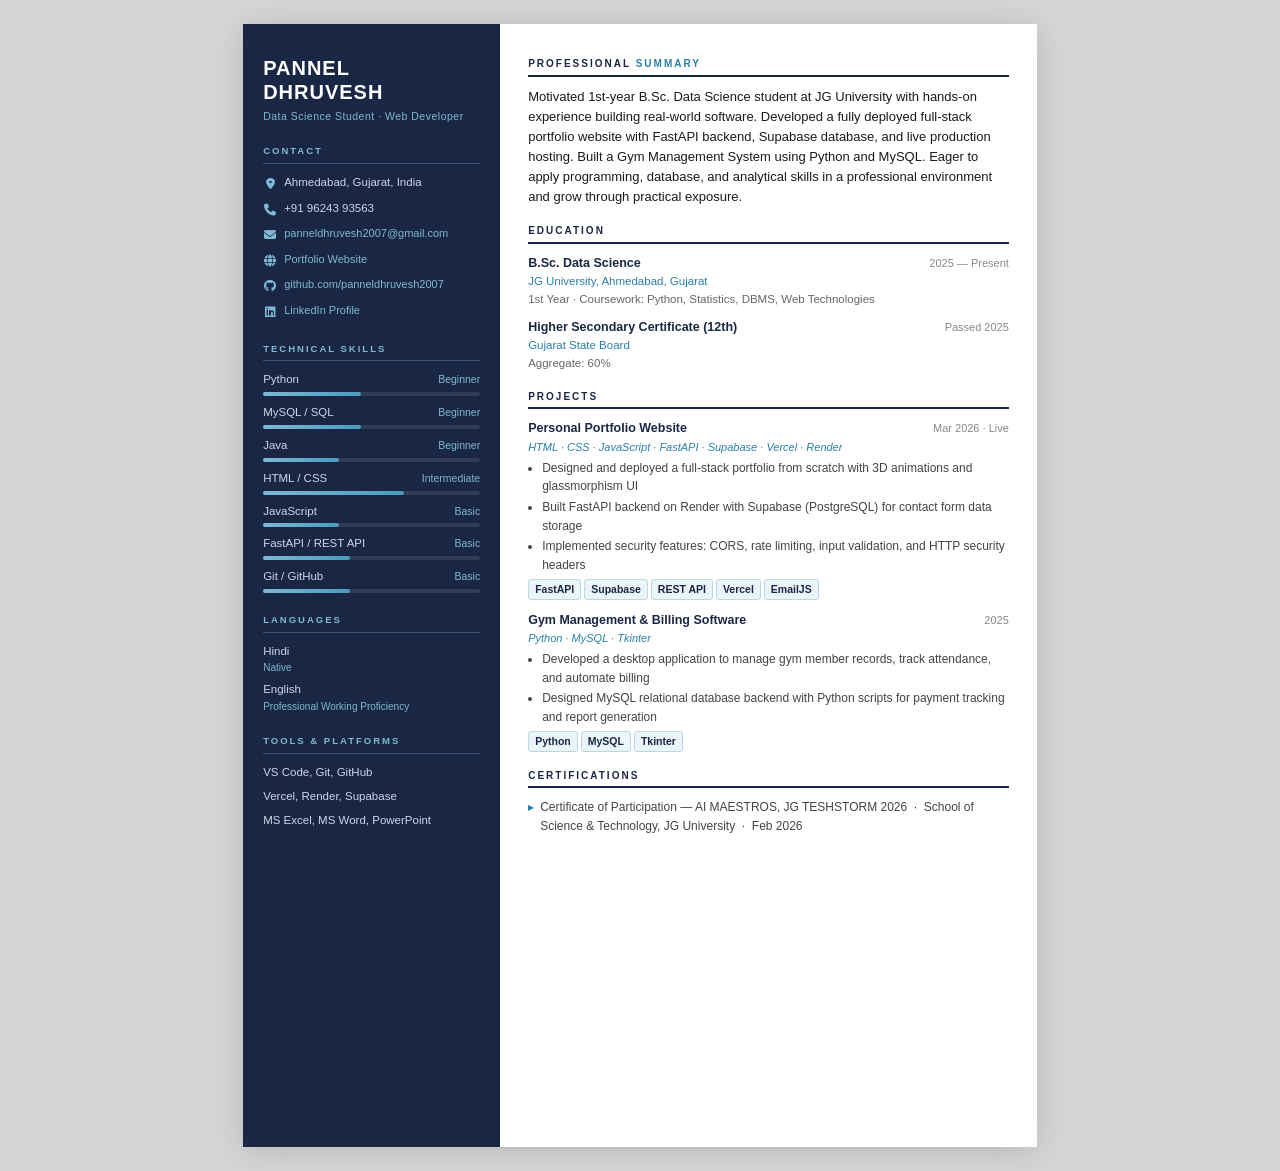
<file: frontend/resume.html>
<!DOCTYPE html>
<html lang="en">
<head>
<meta charset="UTF-8">
<meta name="viewport" content="width=device-width, initial-scale=1.0">
<title>Pannel Dhruvesh — Resume</title>
<link rel="stylesheet" href="https://cdnjs.cloudflare.com/ajax/libs/font-awesome/6.5.0/css/all.min.css">
<style>
  * { margin: 0; padding: 0; box-sizing: border-box; }
  body {
    font-family: 'Segoe UI', Arial, sans-serif;
    background: #d6d6d6;
    color: #1a1a1a;
    font-size: 13px;
    line-height: 1.55;
  }
  .page {
    width: 210mm;
    min-height: 297mm;
    margin: 24px auto;
    background: #fff;
    box-shadow: 0 4px 32px rgba(0,0,0,0.15);
    display: grid;
    grid-template-columns: 68mm 1fr;
  }

  /* ── LEFT SIDEBAR ── */
  .sidebar {
    background: #1a2744;
    color: #e8edf5;
    padding: 32px 20px 28px;
  }
  .sidebar h1 {
    font-size: 20px;
    font-weight: 800;
    color: #fff;
    letter-spacing: 1px;
    line-height: 1.2;
    margin-bottom: 4px;
  }
  .sidebar .role {
    font-size: 10.5px;
    color: #7eb8d4;
    font-weight: 500;
    margin-bottom: 20px;
    letter-spacing: 0.5px;
  }
  .sb-section { margin-bottom: 20px; }
  .sb-title {
    font-size: 9.5px;
    font-weight: 800;
    text-transform: uppercase;
    letter-spacing: 2px;
    color: #7eb8d4;
    border-bottom: 1px solid rgba(126,184,212,0.3);
    padding-bottom: 4px;
    margin-bottom: 10px;
  }
  .sb-item {
    font-size: 11.5px;
    color: #c8d8e8;
    margin-bottom: 6px;
    display: flex;
    align-items: flex-start;
    gap: 7px;
  }
  .sb-item .icon { color: #7eb8d4; font-size: 12px; margin-top: 1px; flex-shrink: 0; width: 14px; text-align: center; }
  .sb-item a { color: #7eb8d4; text-decoration: none; word-break: break-all; font-size: 11px; }

  /* skills bar */
  .skill-bar-wrap { margin-bottom: 8px; }
  .skill-bar-label {
    display: flex;
    justify-content: space-between;
    font-size: 11.5px;
    color: #c8d8e8;
    margin-bottom: 3px;
  }
  .skill-bar-label span { color: #7eb8d4; font-size: 10.5px; }
  .skill-bar-bg { background: rgba(255,255,255,0.1); border-radius: 3px; height: 4px; }
  .skill-bar-fill { background: linear-gradient(90deg, #7eb8d4, #4a9bbe); border-radius: 3px; height: 4px; }

  .lang-item { font-size: 11.5px; color: #c8d8e8; margin-bottom: 5px; }
  .lang-level { font-size: 10px; color: #7eb8d4; }

  /* ── RIGHT MAIN ── */
  .main { padding: 32px 28px 28px; }

  .section { margin-bottom: 16px; }
  .sec-title {
    font-size: 10px;
    font-weight: 800;
    text-transform: uppercase;
    letter-spacing: 2px;
    color: #1a2744;
    border-bottom: 2px solid #1a2744;
    padding-bottom: 3px;
    margin-bottom: 10px;
  }
  .sec-title span { color: #2a7fa8; }

  /* summary */
  .summary p { font-size: 12px; color: #444; line-height: 1.6; }

  /* education */
  .edu-entry { margin-bottom: 9px; }
  .edu-header { display: flex; justify-content: space-between; align-items: baseline; }
  .edu-deg { font-weight: 700; font-size: 12.5px; color: #1a2744; }
  .edu-date { font-size: 11px; color: #888; white-space: nowrap; }
  .edu-school { font-size: 11.5px; color: #2a7fa8; }
  .edu-detail { font-size: 11.5px; color: #666; }

  /* projects */
  .proj-entry { margin-bottom: 11px; }
  .proj-header { display: flex; justify-content: space-between; align-items: baseline; }
  .proj-title { font-weight: 700; font-size: 12.5px; color: #1a2744; }
  .proj-date { font-size: 11px; color: #888; white-space: nowrap; }
  .proj-stack { font-size: 11px; color: #2a7fa8; margin-bottom: 3px; font-style: italic; }
  .proj-entry ul { padding-left: 14px; }
  .proj-entry ul li { font-size: 12px; color: #444; margin-bottom: 2px; }

  /* tags */
  .tags { display: flex; flex-wrap: wrap; gap: 3px; margin-top: 5px; }
  .tag {
    background: #eaf4f9;
    color: #1a2744;
    border: 1px solid #b8d8e8;
    border-radius: 3px;
    padding: 1px 6px;
    font-size: 10.5px;
    font-weight: 600;
  }

  /* cert */
  .cert-item { font-size: 12px; color: #444; margin-bottom: 4px; padding-left: 12px; position: relative; }
  .cert-item::before { content: "▸"; position: absolute; left: 0; color: #2a7fa8; }

  @media print {
    body { background: #fff; }
    .page { margin: 0; box-shadow: none; }
    @page { margin: 0; size: A4; }
    .sidebar {
      -webkit-print-color-adjust: exact !important;
      print-color-adjust: exact !important;
      background: #1a2744 !important;
      color: #e8edf5 !important;
    }
    .skill-bar-bg {
      -webkit-print-color-adjust: exact !important;
      print-color-adjust: exact !important;
      background: rgba(255,255,255,0.1) !important;
    }
    .skill-bar-fill {
      -webkit-print-color-adjust: exact !important;
      print-color-adjust: exact !important;
      background: linear-gradient(90deg, #7eb8d4, #4a9bbe) !important;
    }
    .tag {
      -webkit-print-color-adjust: exact !important;
      print-color-adjust: exact !important;
      background: #eaf4f9 !important;
      border: 1px solid #b8d8e8 !important;
    }
  }
</style>
</head>
<body>
<div class="page">

  <!-- SIDEBAR -->
  <div class="sidebar">
    <h1>PANNEL<br>DHRUVESH</h1>
    <div class="role">Data Science Student · Web Developer</div>

    <div class="sb-section">
      <div class="sb-title">Contact</div>
      <div class="sb-item"><span class="icon"><i class="fa-solid fa-location-dot"></i></span> Ahmedabad, Gujarat, India</div>
      <div class="sb-item"><span class="icon"><i class="fa-solid fa-phone"></i></span> +91 96243 93563</div>
      <div class="sb-item"><span class="icon"><i class="fa-solid fa-envelope"></i></span> <a href="mailto:panneldhruvesh2007@gmail.com">panneldhruvesh2007@gmail.com</a></div>
      <div class="sb-item"><span class="icon"><i class="fa-solid fa-globe"></i></span> <a href="https://pannel-dhruvesh-personal-website.vercel.app">Portfolio Website</a></div>
      <div class="sb-item"><span class="icon"><i class="fa-brands fa-github"></i></span> <a href="https://github.com/panneldhruvesh2007">github.com/panneldhruvesh2007</a></div>
      <div class="sb-item"><span class="icon"><i class="fa-brands fa-linkedin"></i></span> <a href="https://www.linkedin.com/in/dhruvesh-pannel-58940b366">LinkedIn Profile</a></div>
    </div>

    <div class="sb-section">
      <div class="sb-title">Technical Skills</div>
      <div class="skill-bar-wrap">
        <div class="skill-bar-label">Python <span>Beginner</span></div>
        <div class="skill-bar-bg"><div class="skill-bar-fill" style="width:45%"></div></div>
      </div>
      <div class="skill-bar-wrap">
        <div class="skill-bar-label">MySQL / SQL <span>Beginner</span></div>
        <div class="skill-bar-bg"><div class="skill-bar-fill" style="width:45%"></div></div>
      </div>
      <div class="skill-bar-wrap">
        <div class="skill-bar-label">Java <span>Beginner</span></div>
        <div class="skill-bar-bg"><div class="skill-bar-fill" style="width:35%"></div></div>
      </div>
      <div class="skill-bar-wrap">
        <div class="skill-bar-label">HTML / CSS <span>Intermediate</span></div>
        <div class="skill-bar-bg"><div class="skill-bar-fill" style="width:65%"></div></div>
      </div>
      <div class="skill-bar-wrap">
        <div class="skill-bar-label">JavaScript <span>Basic</span></div>
        <div class="skill-bar-bg"><div class="skill-bar-fill" style="width:35%"></div></div>
      </div>
      <div class="skill-bar-wrap">
        <div class="skill-bar-label">FastAPI / REST API <span>Basic</span></div>
        <div class="skill-bar-bg"><div class="skill-bar-fill" style="width:40%"></div></div>
      </div>
      <div class="skill-bar-wrap">
        <div class="skill-bar-label">Git / GitHub <span>Basic</span></div>
        <div class="skill-bar-bg"><div class="skill-bar-fill" style="width:40%"></div></div>
      </div>
    </div>

    <div class="sb-section">
      <div class="sb-title">Languages</div>
      <div class="lang-item">Hindi <div class="lang-level">Native</div></div>
      <div class="lang-item">English <div class="lang-level">Professional Working Proficiency</div></div>
    </div>

    <div class="sb-section">
      <div class="sb-title">Tools & Platforms</div>
      <div class="sb-item">VS Code, Git, GitHub</div>
      <div class="sb-item">Vercel, Render, Supabase</div>
      <div class="sb-item">MS Excel, MS Word, PowerPoint</div>
    </div>
  </div>

  <!-- MAIN CONTENT -->
  <div class="main">

    <div class="section">
      <div class="sec-title">Professional <span>Summary</span></div>
      <p>Motivated 1st-year B.Sc. Data Science student at JG University with hands-on experience building real-world software. Developed a fully deployed full-stack portfolio website with FastAPI backend, Supabase database, and live production hosting. Built a Gym Management System using Python and MySQL. Eager to apply programming, database, and analytical skills in a professional environment and grow through practical exposure.</p>
    </div>

    <div class="section">
      <div class="sec-title">Education</div>
      <div class="edu-entry">
        <div class="edu-header">
          <div class="edu-deg">B.Sc. Data Science</div>
          <div class="edu-date">2025 — Present</div>
        </div>
        <div class="edu-school">JG University, Ahmedabad, Gujarat</div>
        <div class="edu-detail">1st Year · Coursework: Python, Statistics, DBMS, Web Technologies</div>
      </div>
      <div class="edu-entry">
        <div class="edu-header">
          <div class="edu-deg">Higher Secondary Certificate (12th)</div>
          <div class="edu-date">Passed 2025</div>
        </div>
        <div class="edu-school">Gujarat State Board</div>
        <div class="edu-detail">Aggregate: 60%</div>
      </div>
    </div>

    <div class="section">
      <div class="sec-title">Projects</div>

      <div class="proj-entry">
        <div class="proj-header">
          <div class="proj-title">Personal Portfolio Website</div>
          <div class="proj-date">Mar 2026 · Live</div>
        </div>
        <div class="proj-stack">HTML · CSS · JavaScript · FastAPI · Supabase · Vercel · Render</div>
        <ul>
          <li>Designed and deployed a full-stack portfolio from scratch with 3D animations and glassmorphism UI</li>
          <li>Built FastAPI backend on Render with Supabase (PostgreSQL) for contact form data storage</li>
          <li>Implemented security features: CORS, rate limiting, input validation, and HTTP security headers</li>
        </ul>
        <div class="tags"><span class="tag">FastAPI</span><span class="tag">Supabase</span><span class="tag">REST API</span><span class="tag">Vercel</span><span class="tag">EmailJS</span></div>
      </div>

      <div class="proj-entry">
        <div class="proj-header">
          <div class="proj-title">Gym Management & Billing Software</div>
          <div class="proj-date">2025</div>
        </div>
        <div class="proj-stack">Python · MySQL · Tkinter</div>
        <ul>
          <li>Developed a desktop application to manage gym member records, track attendance, and automate billing</li>
          <li>Designed MySQL relational database backend with Python scripts for payment tracking and report generation</li>
        </ul>
        <div class="tags"><span class="tag">Python</span><span class="tag">MySQL</span><span class="tag">Tkinter</span></div>
      </div>
    </div>

    <div class="section">
      <div class="sec-title">Certifications</div>
      <div class="cert-item">Certificate of Participation — AI MAESTROS, JG TESHSTORM 2026 &nbsp;·&nbsp; School of Science &amp; Technology, JG University &nbsp;·&nbsp; Feb 2026</div>
    </div>

  </div><!-- /main -->
</div><!-- /page -->
</body>
</html>
</file>
